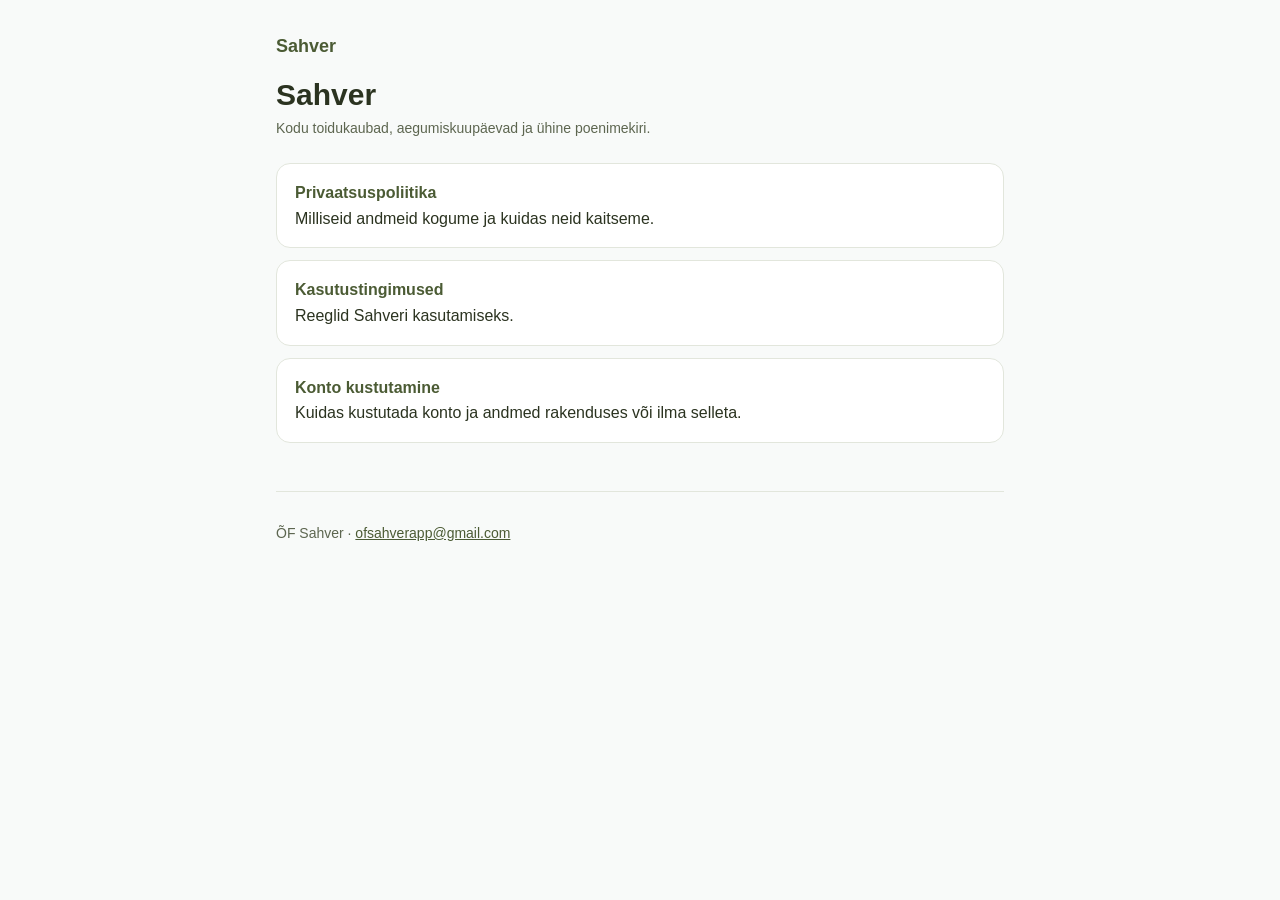
<file: index.html>
<!doctype html>
<html lang="et">
<head>
<meta charset="utf-8">
<meta name="viewport" content="width=device-width, initial-scale=1">
<title>Sahver</title>
<meta name="description" content="Sahver – kodu toidukaupade, aegumiskuupäevade ja poenimekirja rakendus.">
<link rel="stylesheet" href="style.css">
</head>
<body>
<main>
<header>
  <span class="brand">Sahver</span>
  <h1>Sahver</h1>
  <p class="meta">Kodu toidukaubad, aegumiskuupäevad ja ühine poenimekiri.</p>
</header>
<div class="cards">
  <a href="privaatsus/"><strong>Privaatsuspoliitika</strong><br>Milliseid andmeid kogume ja kuidas neid kaitseme.</a>
  <a href="tingimused/"><strong>Kasutustingimused</strong><br>Reeglid Sahveri kasutamiseks.</a>
  <a href="privaatsus/#kustutamine"><strong>Konto kustutamine</strong><br>Kuidas kustutada konto ja andmed rakenduses või ilma selleta.</a>
</div>
<footer>
  <p>ÕF Sahver · <a href="mailto:ofsahverapp@gmail.com">ofsahverapp@gmail.com</a></p>
</footer>
</main>
</body>
</html>
</file>
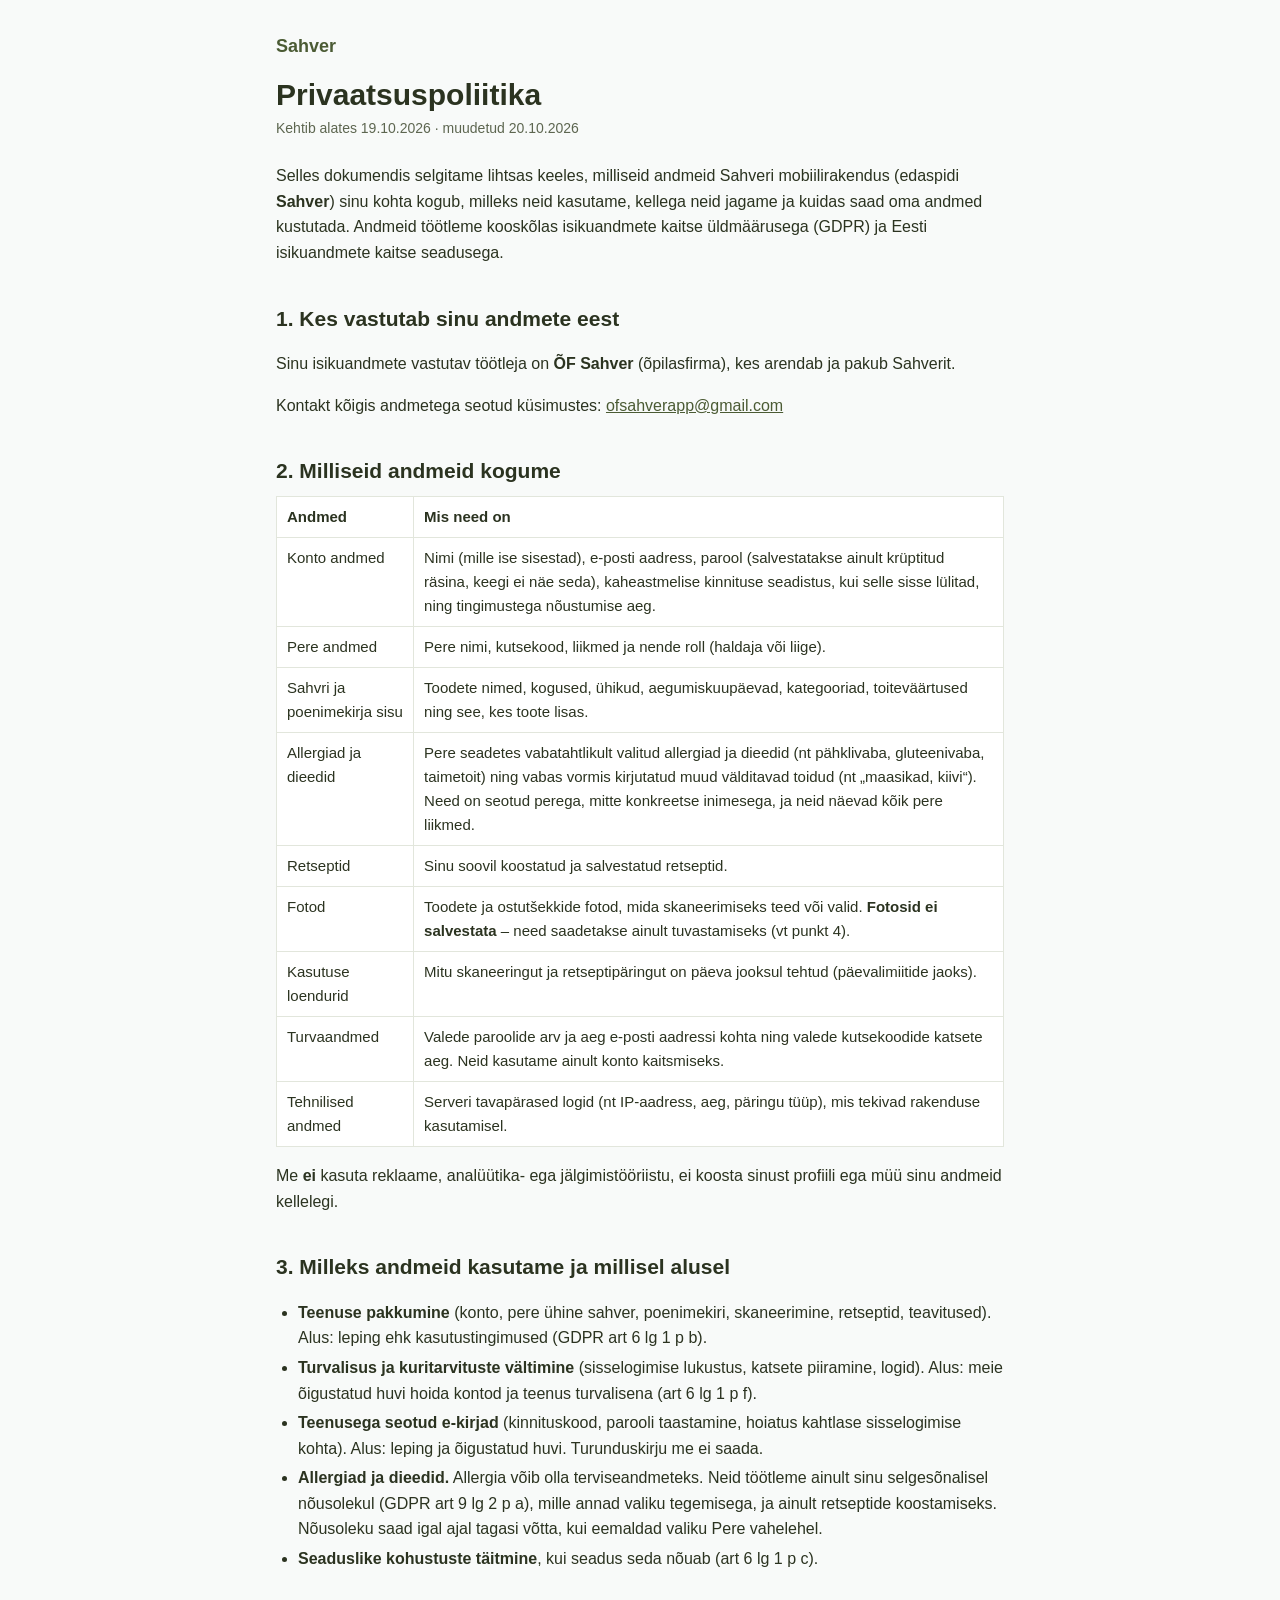
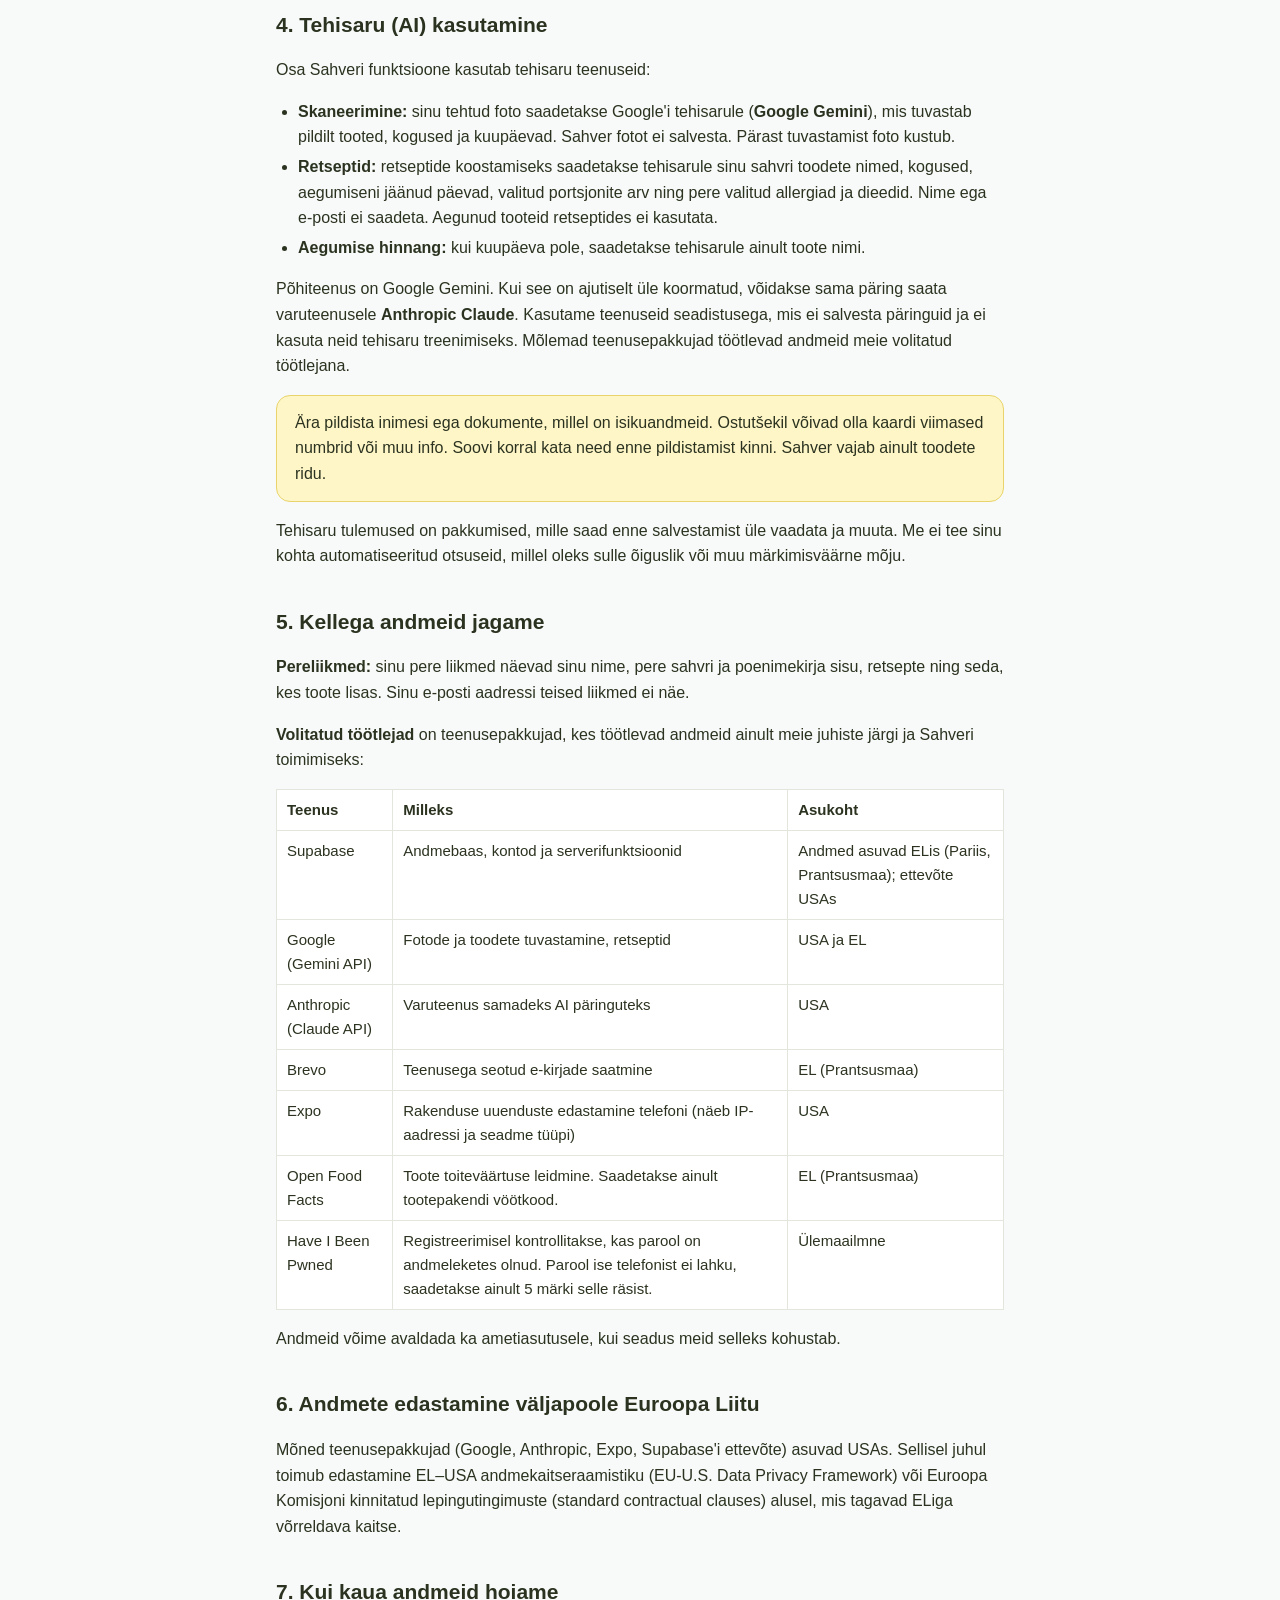
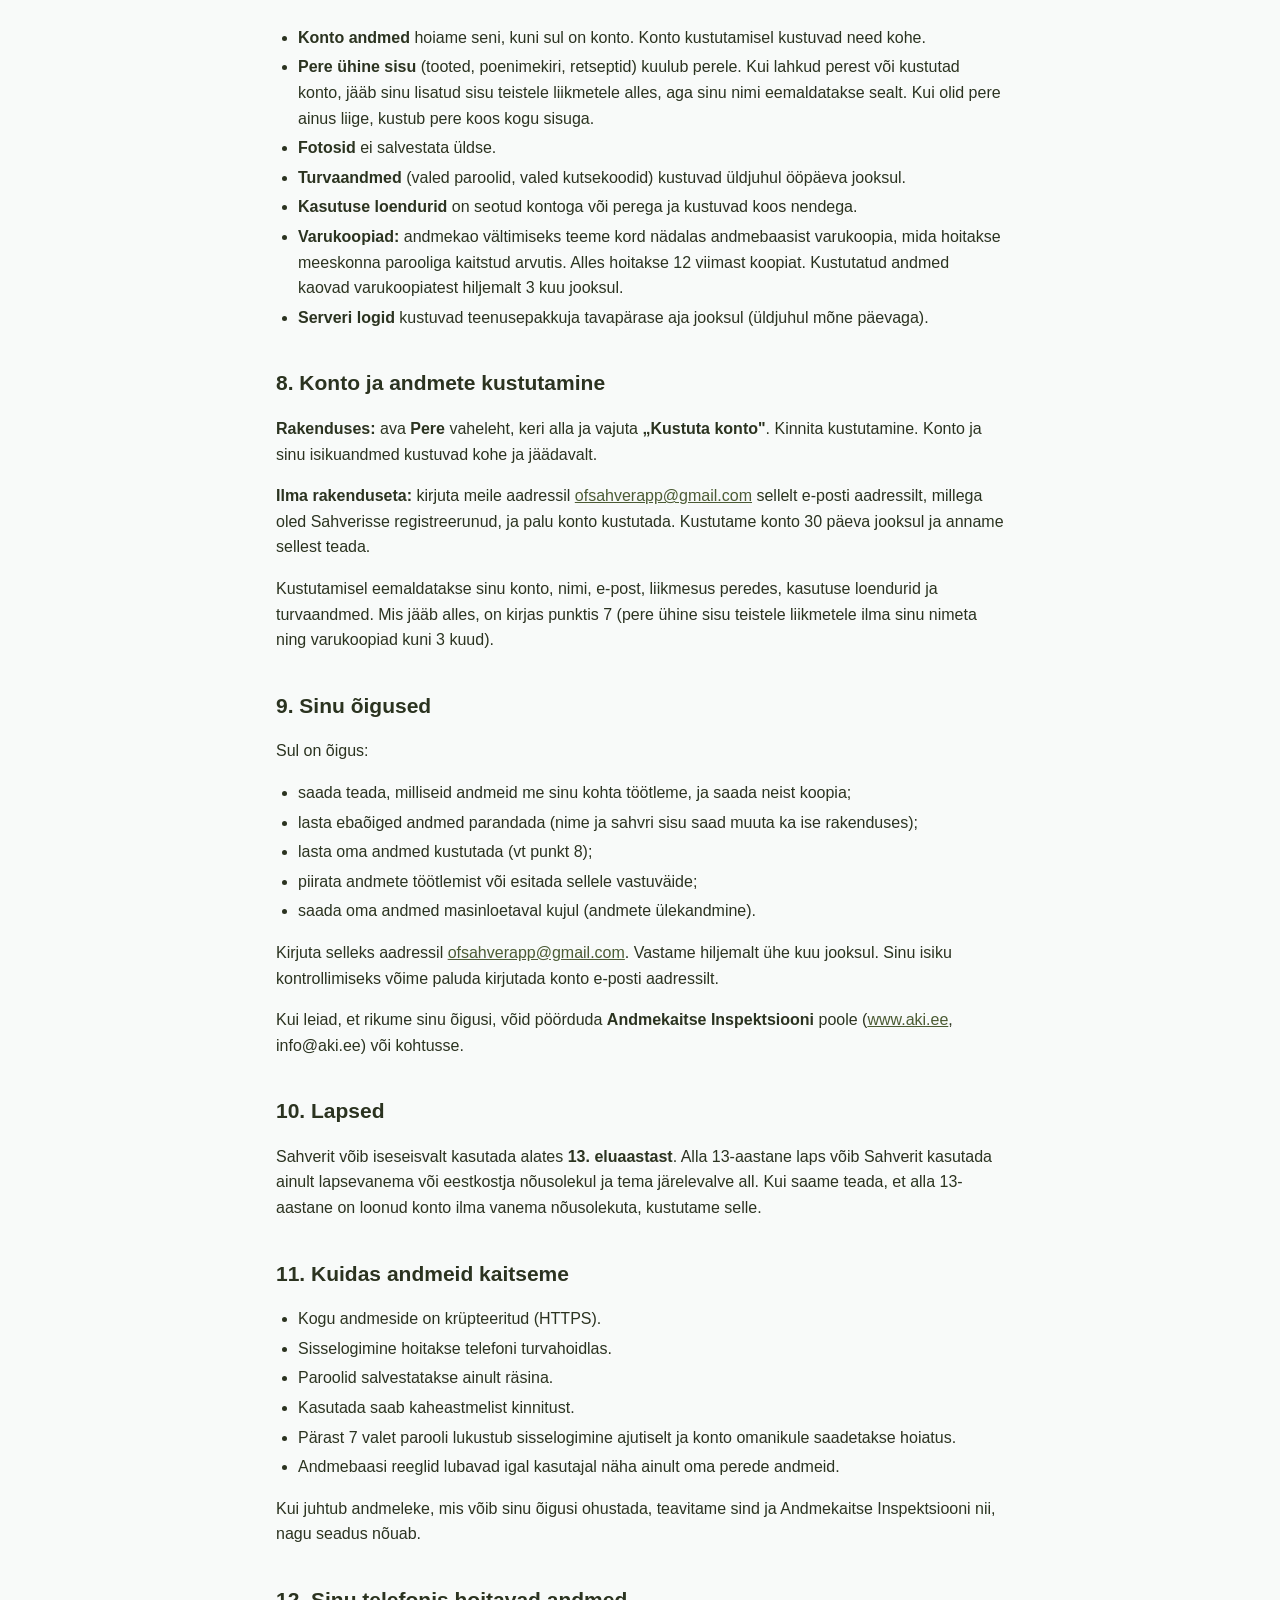
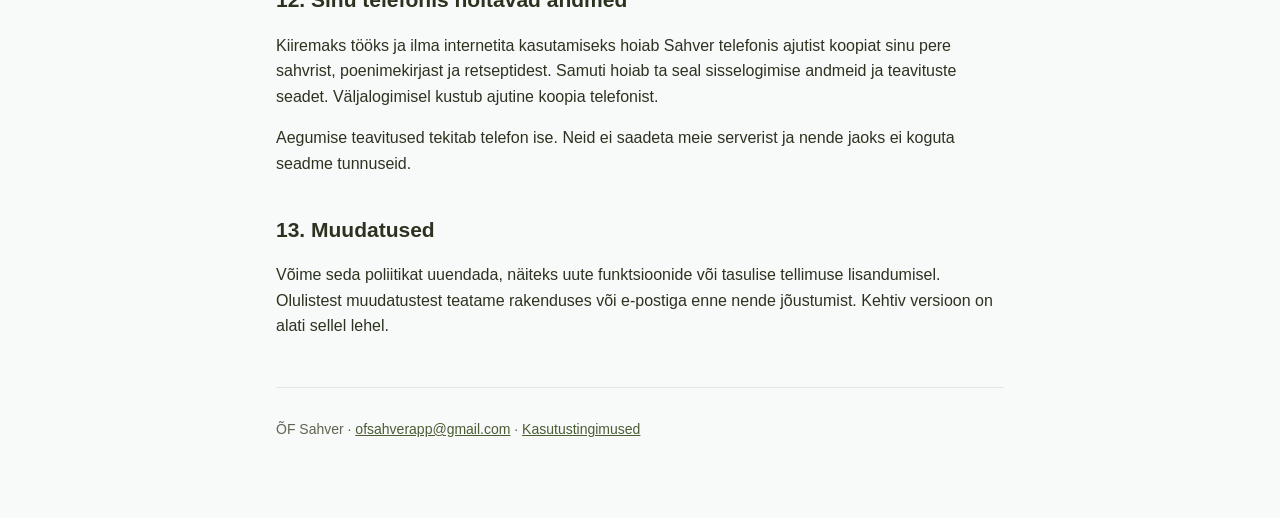
<file: privaatsus/index.html>
<!doctype html>
<html lang="et">
<head>
<meta charset="utf-8">
<meta name="viewport" content="width=device-width, initial-scale=1">
<title>Sahveri privaatsuspoliitika</title>
<meta name="description" content="Kuidas Sahver sinu isikuandmeid kogub, kasutab ja kaitseb ning kuidas saad oma andmed kustutada.">
<link rel="stylesheet" href="../style.css">
</head>
<body>
<main>
<header>
  <a class="brand" href="../">Sahver</a>
  <h1>Privaatsuspoliitika</h1>
  <p class="meta">Kehtib alates 19.10.2026 · muudetud 20.10.2026</p>
</header>

<p>Selles dokumendis selgitame lihtsas keeles, milliseid andmeid Sahveri mobiilirakendus (edaspidi <b>Sahver</b>) sinu kohta kogub, milleks neid kasutame, kellega neid jagame ja kuidas saad oma andmed kustutada. Andmeid töötleme kooskõlas isikuandmete kaitse üldmäärusega (GDPR) ja Eesti isikuandmete kaitse seadusega.</p>

<h2 id="vastutaja">1. Kes vastutab sinu andmete eest</h2>
<p>Sinu isikuandmete vastutav töötleja on <b>ÕF Sahver</b> (õpilasfirma), kes arendab ja pakub Sahverit.</p>
<p>Kontakt kõigis andmetega seotud küsimustes: <a href="mailto:ofsahverapp@gmail.com">ofsahverapp@gmail.com</a></p>

<h2 id="andmed">2. Milliseid andmeid kogume</h2>
<div class="table-wrap">
<table>
<tr><th>Andmed</th><th>Mis need on</th></tr>
<tr><td>Konto andmed</td><td>Nimi (mille ise sisestad), e-posti aadress, parool (salvestatakse ainult krüptitud räsina, keegi ei näe seda), kaheastmelise kinnituse seadistus, kui selle sisse lülitad, ning tingimustega nõustumise aeg.</td></tr>
<tr><td>Pere andmed</td><td>Pere nimi, kutsekood, liikmed ja nende roll (haldaja või liige).</td></tr>
<tr><td>Sahvri ja poenimekirja sisu</td><td>Toodete nimed, kogused, ühikud, aegumiskuupäevad, kategooriad, toiteväärtused ning see, kes toote lisas.</td></tr>
<tr><td>Allergiad ja dieedid</td><td>Pere seadetes vabatahtlikult valitud allergiad ja dieedid (nt pähklivaba, gluteenivaba, taimetoit) ning vabas vormis kirjutatud muud välditavad toidud (nt „maasikad, kiivi“). Need on seotud perega, mitte konkreetse inimesega, ja neid näevad kõik pere liikmed.</td></tr>
<tr><td>Retseptid</td><td>Sinu soovil koostatud ja salvestatud retseptid.</td></tr>
<tr><td>Fotod</td><td>Toodete ja ostutšekkide fotod, mida skaneerimiseks teed või valid. <b>Fotosid ei salvestata</b> – need saadetakse ainult tuvastamiseks (vt punkt 4).</td></tr>
<tr><td>Kasutuse loendurid</td><td>Mitu skaneeringut ja retseptipäringut on päeva jooksul tehtud (päevalimiitide jaoks).</td></tr>
<tr><td>Turvaandmed</td><td>Valede paroolide arv ja aeg e-posti aadressi kohta ning valede kutsekoodide katsete aeg. Neid kasutame ainult konto kaitsmiseks.</td></tr>
<tr><td>Tehnilised andmed</td><td>Serveri tavapärased logid (nt IP-aadress, aeg, päringu tüüp), mis tekivad rakenduse kasutamisel.</td></tr>
</table>
</div>
<p>Me <b>ei</b> kasuta reklaame, analüütika- ega jälgimistööriistu, ei koosta sinust profiili ega müü sinu andmeid kellelegi.</p>

<h2 id="eesmargid">3. Milleks andmeid kasutame ja millisel alusel</h2>
<ul>
  <li><b>Teenuse pakkumine</b> (konto, pere ühine sahver, poenimekiri, skaneerimine, retseptid, teavitused). Alus: leping ehk kasutustingimused (GDPR art 6 lg 1 p b).</li>
  <li><b>Turvalisus ja kuritarvituste vältimine</b> (sisselogimise lukustus, katsete piiramine, logid). Alus: meie õigustatud huvi hoida kontod ja teenus turvalisena (art 6 lg 1 p f).</li>
  <li><b>Teenusega seotud e-kirjad</b> (kinnituskood, parooli taastamine, hoiatus kahtlase sisselogimise kohta). Alus: leping ja õigustatud huvi. Turunduskirju me ei saada.</li>
  <li><b>Allergiad ja dieedid.</b> Allergia võib olla terviseandmeteks. Neid töötleme ainult sinu selgesõnalisel nõusolekul (GDPR art 9 lg 2 p a), mille annad valiku tegemisega, ja ainult retseptide koostamiseks. Nõusoleku saad igal ajal tagasi võtta, kui eemaldad valiku Pere vahelehel.</li>
  <li><b>Seaduslike kohustuste täitmine</b>, kui seadus seda nõuab (art 6 lg 1 p c).</li>
</ul>

<h2 id="ai">4. Tehisaru (AI) kasutamine</h2>
<p>Osa Sahveri funktsioone kasutab tehisaru teenuseid:</p>
<ul>
  <li><b>Skaneerimine:</b> sinu tehtud foto saadetakse Google'i tehisarule (<b>Google Gemini</b>), mis tuvastab pildilt tooted, kogused ja kuupäevad. Sahver fotot ei salvesta. Pärast tuvastamist foto kustub.</li>
  <li><b>Retseptid:</b> retseptide koostamiseks saadetakse tehisarule sinu sahvri toodete nimed, kogused, aegumiseni jäänud päevad, valitud portsjonite arv ning pere valitud allergiad ja dieedid. Nime ega e-posti ei saadeta. Aegunud tooteid retseptides ei kasutata.</li>
  <li><b>Aegumise hinnang:</b> kui kuupäeva pole, saadetakse tehisarule ainult toote nimi.</li>
</ul>
<p>Põhiteenus on Google Gemini. Kui see on ajutiselt üle koormatud, võidakse sama päring saata varuteenusele <b>Anthropic Claude</b>. Kasutame teenuseid seadistusega, mis ei salvesta päringuid ja ei kasuta neid tehisaru treenimiseks. Mõlemad teenusepakkujad töötlevad andmeid meie volitatud töötlejana.</p>
<div class="note">Ära pildista inimesi ega dokumente, millel on isikuandmeid. Ostutšekil võivad olla kaardi viimased numbrid või muu info. Soovi korral kata need enne pildistamist kinni. Sahver vajab ainult toodete ridu.</div>
<p>Tehisaru tulemused on pakkumised, mille saad enne salvestamist üle vaadata ja muuta. Me ei tee sinu kohta automatiseeritud otsuseid, millel oleks sulle õiguslik või muu märkimisväärne mõju.</p>

<h2 id="jagamine">5. Kellega andmeid jagame</h2>
<p><b>Pereliikmed:</b> sinu pere liikmed näevad sinu nime, pere sahvri ja poenimekirja sisu, retsepte ning seda, kes toote lisas. Sinu e-posti aadressi teised liikmed ei näe.</p>
<p><b>Volitatud töötlejad</b> on teenusepakkujad, kes töötlevad andmeid ainult meie juhiste järgi ja Sahveri toimimiseks:</p>
<div class="table-wrap">
<table>
<tr><th>Teenus</th><th>Milleks</th><th>Asukoht</th></tr>
<tr><td>Supabase</td><td>Andmebaas, kontod ja serverifunktsioonid</td><td>Andmed asuvad ELis (Pariis, Prantsusmaa); ettevõte USAs</td></tr>
<tr><td>Google (Gemini API)</td><td>Fotode ja toodete tuvastamine, retseptid</td><td>USA ja EL</td></tr>
<tr><td>Anthropic (Claude API)</td><td>Varuteenus samadeks AI päringuteks</td><td>USA</td></tr>
<tr><td>Brevo</td><td>Teenusega seotud e-kirjade saatmine</td><td>EL (Prantsusmaa)</td></tr>
<tr><td>Expo</td><td>Rakenduse uuenduste edastamine telefoni (näeb IP-aadressi ja seadme tüüpi)</td><td>USA</td></tr>
<tr><td>Open Food Facts</td><td>Toote toiteväärtuse leidmine. Saadetakse ainult tootepakendi vöötkood.</td><td>EL (Prantsusmaa)</td></tr>
<tr><td>Have I Been Pwned</td><td>Registreerimisel kontrollitakse, kas parool on andmeleketes olnud. Parool ise telefonist ei lahku, saadetakse ainult 5 märki selle räsist.</td><td>Ülemaailmne</td></tr>
</table>
</div>
<p>Andmeid võime avaldada ka ametiasutusele, kui seadus meid selleks kohustab.</p>

<h2 id="valjaspool-el">6. Andmete edastamine väljapoole Euroopa Liitu</h2>
<p>Mõned teenusepakkujad (Google, Anthropic, Expo, Supabase'i ettevõte) asuvad USAs. Sellisel juhul toimub edastamine EL–USA andmekaitseraamistiku (EU-U.S. Data Privacy Framework) või Euroopa Komisjoni kinnitatud lepingutingimuste (standard contractual clauses) alusel, mis tagavad ELiga võrreldava kaitse.</p>

<h2 id="sailitamine">7. Kui kaua andmeid hoiame</h2>
<ul>
  <li><b>Konto andmed</b> hoiame seni, kuni sul on konto. Konto kustutamisel kustuvad need kohe.</li>
  <li><b>Pere ühine sisu</b> (tooted, poenimekiri, retseptid) kuulub perele. Kui lahkud perest või kustutad konto, jääb sinu lisatud sisu teistele liikmetele alles, aga sinu nimi eemaldatakse sealt. Kui olid pere ainus liige, kustub pere koos kogu sisuga.</li>
  <li><b>Fotosid</b> ei salvestata üldse.</li>
  <li><b>Turvaandmed</b> (valed paroolid, valed kutsekoodid) kustuvad üldjuhul ööpäeva jooksul.</li>
  <li><b>Kasutuse loendurid</b> on seotud kontoga või perega ja kustuvad koos nendega.</li>
  <li><b>Varukoopiad:</b> andmekao vältimiseks teeme kord nädalas andmebaasist varukoopia, mida hoitakse meeskonna parooliga kaitstud arvutis. Alles hoitakse 12 viimast koopiat. Kustutatud andmed kaovad varukoopiatest hiljemalt 3 kuu jooksul.</li>
  <li><b>Serveri logid</b> kustuvad teenusepakkuja tavapärase aja jooksul (üldjuhul mõne päevaga).</li>
</ul>

<h2 id="kustutamine">8. Konto ja andmete kustutamine</h2>
<p><b>Rakenduses:</b> ava <b>Pere</b> vaheleht, keri alla ja vajuta <b>„Kustuta konto"</b>. Kinnita kustutamine. Konto ja sinu isikuandmed kustuvad kohe ja jäädavalt.</p>
<p><b>Ilma rakenduseta:</b> kirjuta meile aadressil <a href="mailto:ofsahverapp@gmail.com?subject=Konto%20kustutamine">ofsahverapp@gmail.com</a> sellelt e-posti aadressilt, millega oled Sahverisse registreerunud, ja palu konto kustutada. Kustutame konto 30 päeva jooksul ja anname sellest teada.</p>
<p>Kustutamisel eemaldatakse sinu konto, nimi, e-post, liikmesus peredes, kasutuse loendurid ja turvaandmed. Mis jääb alles, on kirjas punktis 7 (pere ühine sisu teistele liikmetele ilma sinu nimeta ning varukoopiad kuni 3 kuud).</p>

<h2 id="oigused">9. Sinu õigused</h2>
<p>Sul on õigus:</p>
<ul>
  <li>saada teada, milliseid andmeid me sinu kohta töötleme, ja saada neist koopia;</li>
  <li>lasta ebaõiged andmed parandada (nime ja sahvri sisu saad muuta ka ise rakenduses);</li>
  <li>lasta oma andmed kustutada (vt punkt 8);</li>
  <li>piirata andmete töötlemist või esitada sellele vastuväide;</li>
  <li>saada oma andmed masinloetaval kujul (andmete ülekandmine).</li>
</ul>
<p>Kirjuta selleks aadressil <a href="mailto:ofsahverapp@gmail.com">ofsahverapp@gmail.com</a>. Vastame hiljemalt ühe kuu jooksul. Sinu isiku kontrollimiseks võime paluda kirjutada konto e-posti aadressilt.</p>
<p>Kui leiad, et rikume sinu õigusi, võid pöörduda <b>Andmekaitse Inspektsiooni</b> poole (<a href="https://www.aki.ee">www.aki.ee</a>, info@aki.ee) või kohtusse.</p>

<h2 id="lapsed">10. Lapsed</h2>
<p>Sahverit võib iseseisvalt kasutada alates <b>13. eluaastast</b>. Alla 13-aastane laps võib Sahverit kasutada ainult lapsevanema või eestkostja nõusolekul ja tema järelevalve all. Kui saame teada, et alla 13-aastane on loonud konto ilma vanema nõusolekuta, kustutame selle.</p>

<h2 id="turvalisus">11. Kuidas andmeid kaitseme</h2>
<ul>
  <li>Kogu andmeside on krüpteeritud (HTTPS).</li>
  <li>Sisselogimine hoitakse telefoni turvahoidlas.</li>
  <li>Paroolid salvestatakse ainult räsina.</li>
  <li>Kasutada saab kaheastmelist kinnitust.</li>
  <li>Pärast 7 valet parooli lukustub sisselogimine ajutiselt ja konto omanikule saadetakse hoiatus.</li>
  <li>Andmebaasi reeglid lubavad igal kasutajal näha ainult oma perede andmeid.</li>
</ul>
<p>Kui juhtub andmeleke, mis võib sinu õigusi ohustada, teavitame sind ja Andmekaitse Inspektsiooni nii, nagu seadus nõuab.</p>

<h2 id="seade">12. Sinu telefonis hoitavad andmed</h2>
<p>Kiiremaks tööks ja ilma internetita kasutamiseks hoiab Sahver telefonis ajutist koopiat sinu pere sahvrist, poenimekirjast ja retseptidest. Samuti hoiab ta seal sisselogimise andmeid ja teavituste seadet. Väljalogimisel kustub ajutine koopia telefonist.</p>
<p>Aegumise teavitused tekitab telefon ise. Neid ei saadeta meie serverist ja nende jaoks ei koguta seadme tunnuseid.</p>

<h2 id="muudatused">13. Muudatused</h2>
<p>Võime seda poliitikat uuendada, näiteks uute funktsioonide või tasulise tellimuse lisandumisel. Olulistest muudatustest teatame rakenduses või e-postiga enne nende jõustumist. Kehtiv versioon on alati sellel lehel.</p>

<footer>
  <p>ÕF Sahver · <a href="mailto:ofsahverapp@gmail.com">ofsahverapp@gmail.com</a> · <a href="../tingimused/">Kasutustingimused</a></p>
</footer>
</main>
</body>
</html>
</file>
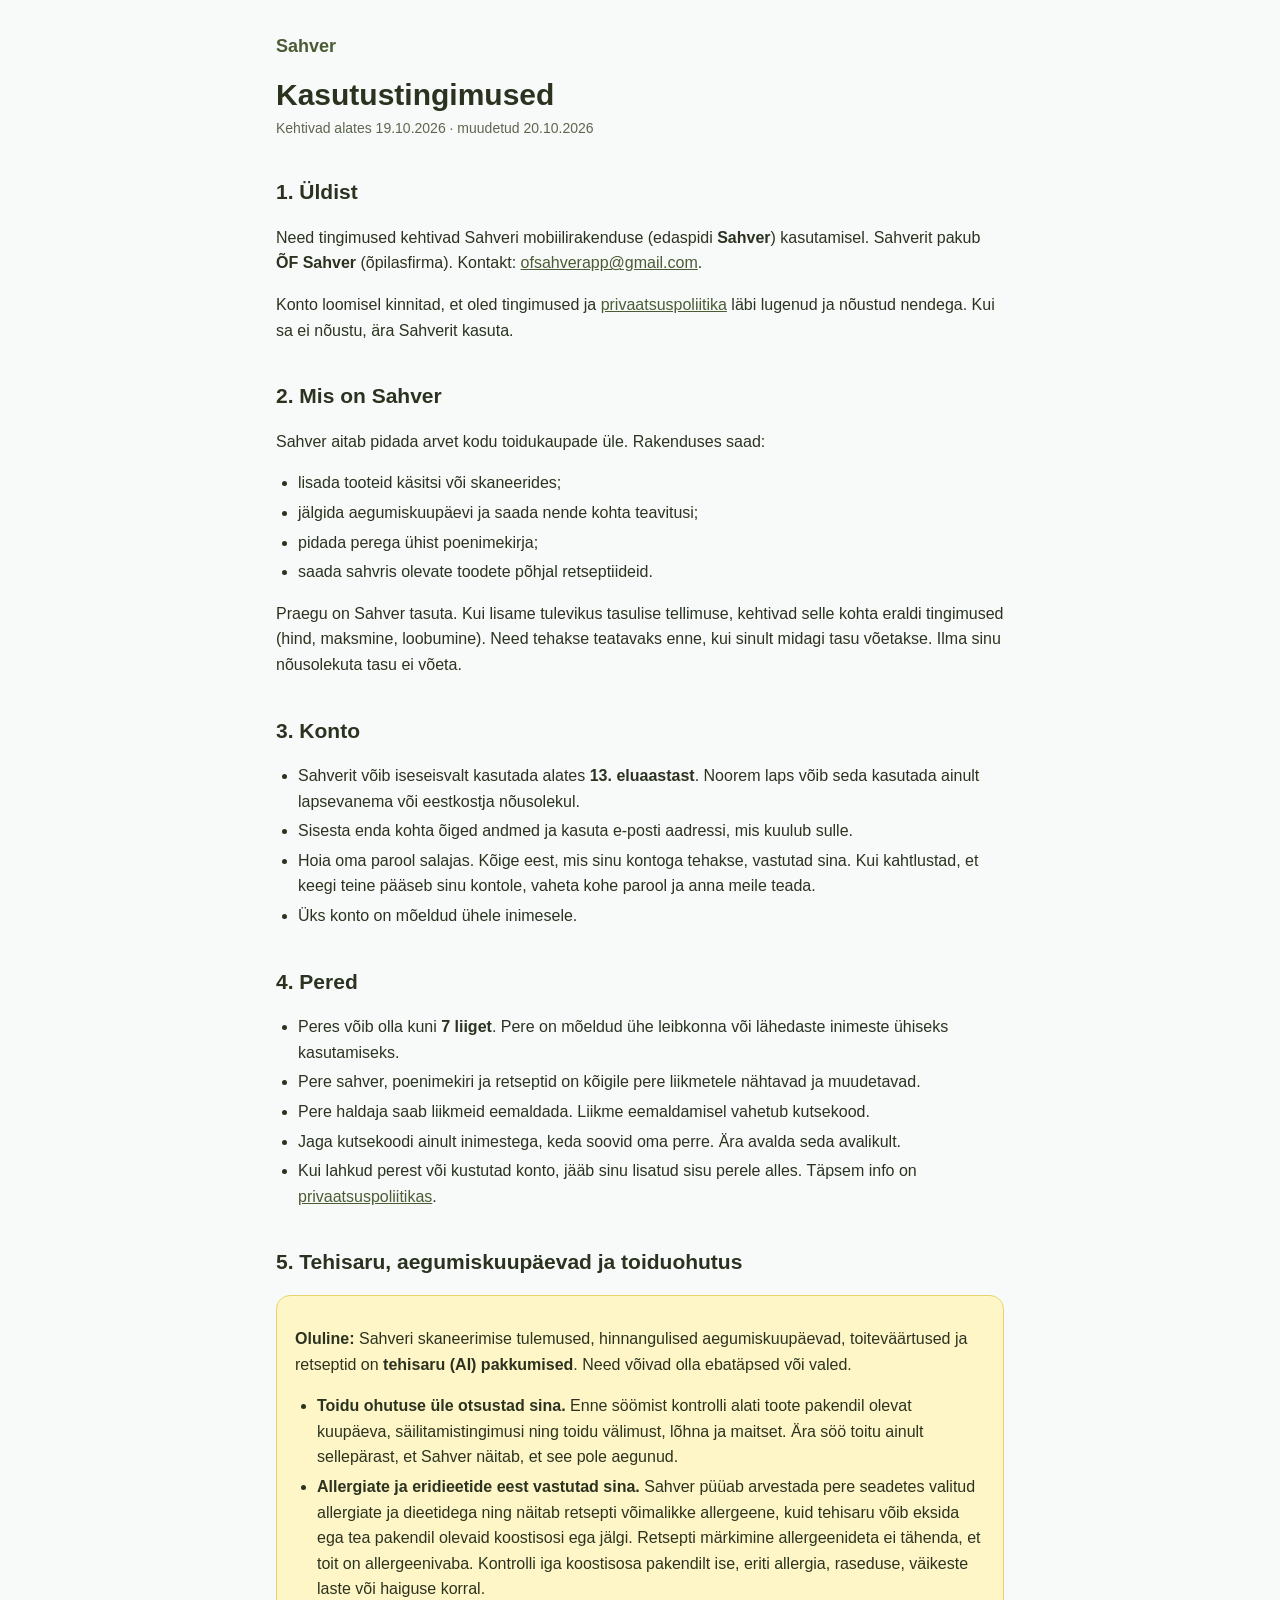
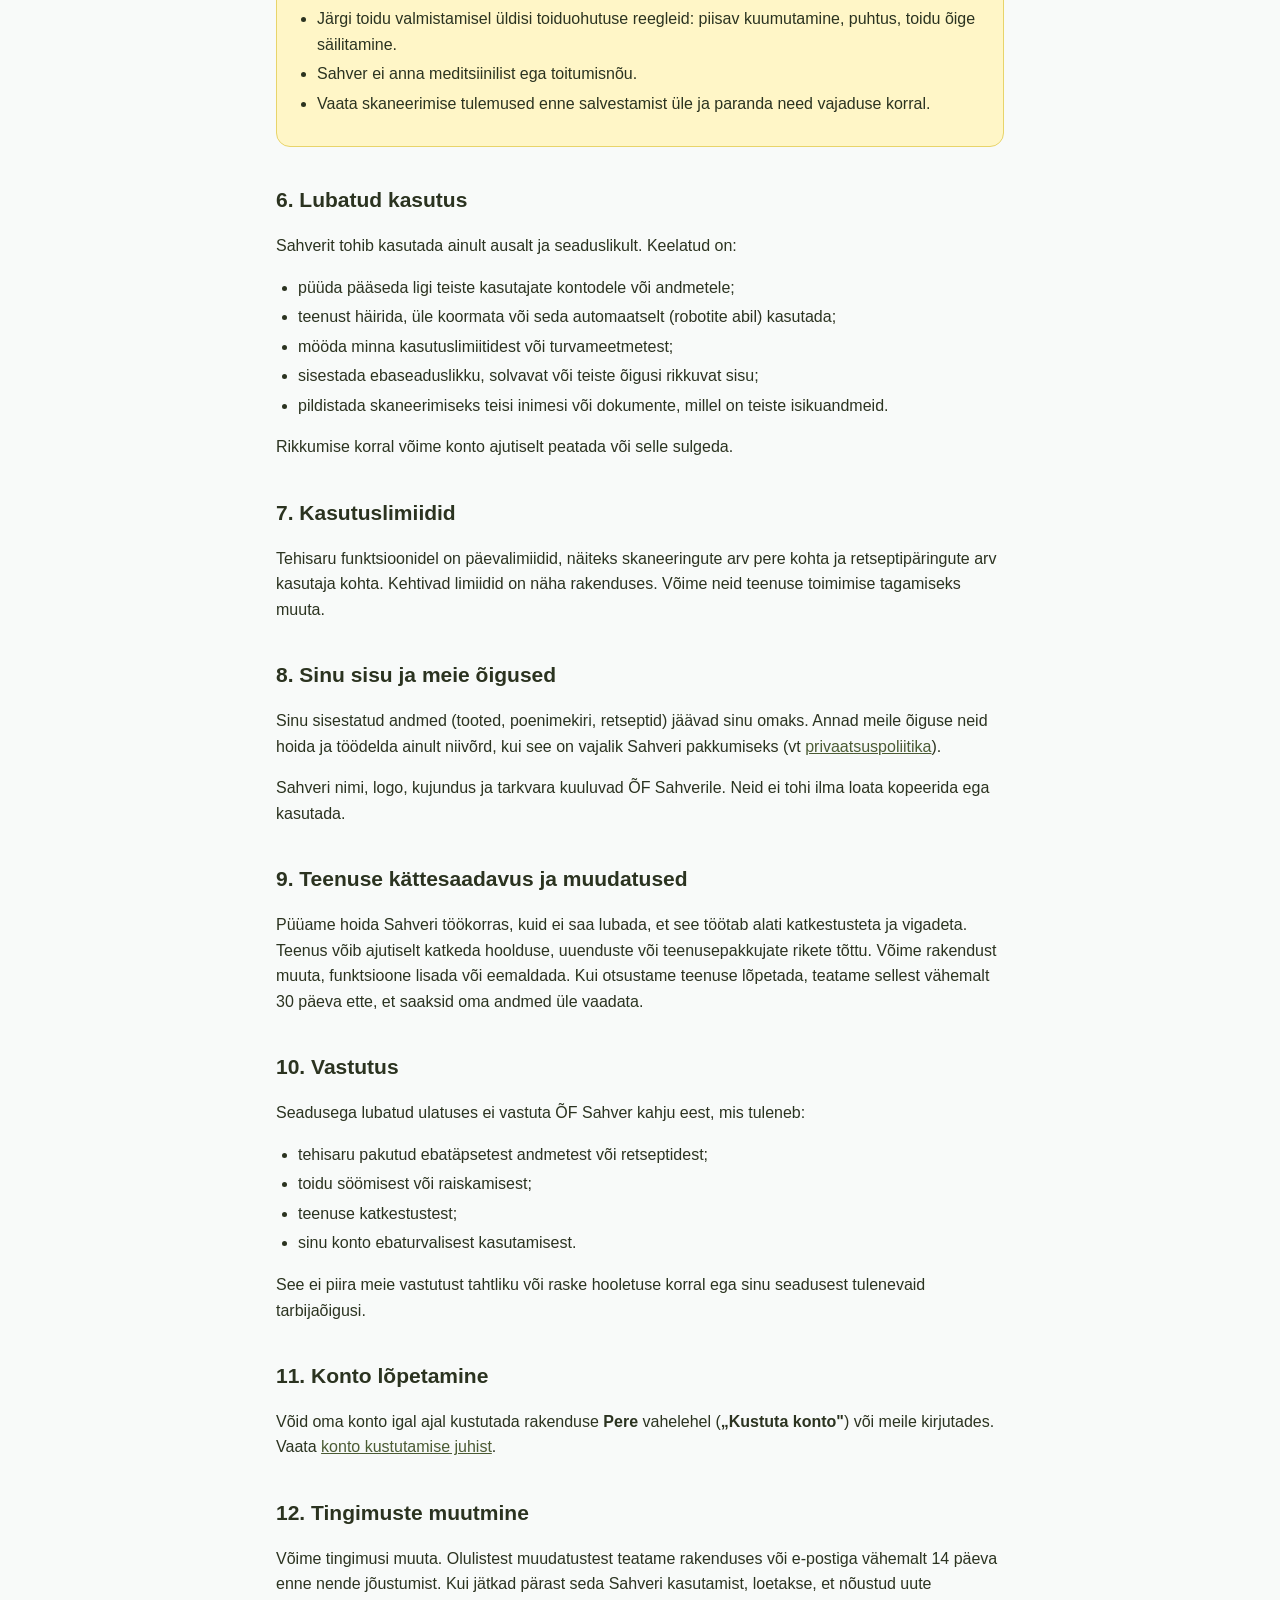
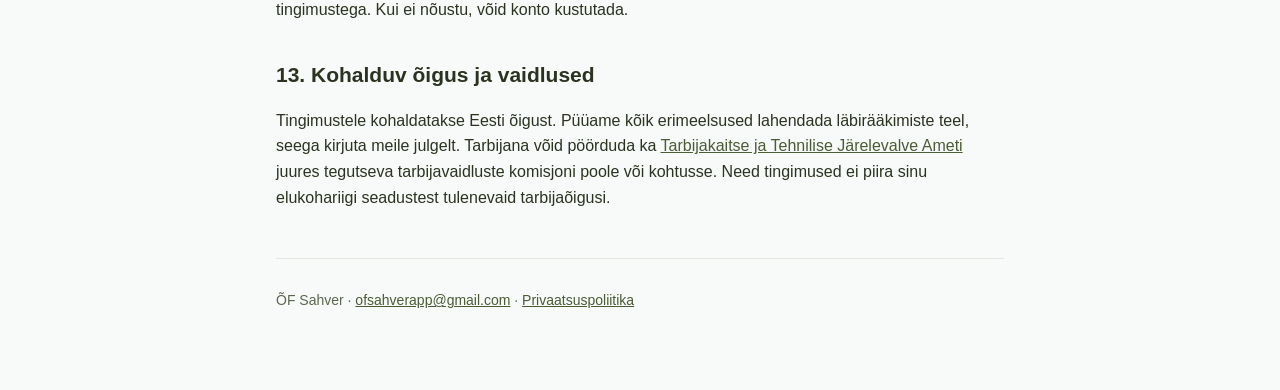
<file: tingimused/index.html>
<!doctype html>
<html lang="et">
<head>
<meta charset="utf-8">
<meta name="viewport" content="width=device-width, initial-scale=1">
<title>Sahveri kasutustingimused</title>
<meta name="description" content="Sahveri mobiilirakenduse kasutustingimused.">
<link rel="stylesheet" href="../style.css">
</head>
<body>
<main>
<header>
  <a class="brand" href="../">Sahver</a>
  <h1>Kasutustingimused</h1>
  <p class="meta">Kehtivad alates 19.10.2026 · muudetud 20.10.2026</p>
</header>

<h2 id="uldist">1. Üldist</h2>
<p>Need tingimused kehtivad Sahveri mobiilirakenduse (edaspidi <b>Sahver</b>) kasutamisel. Sahverit pakub <b>ÕF Sahver</b> (õpilasfirma). Kontakt: <a href="mailto:ofsahverapp@gmail.com">ofsahverapp@gmail.com</a>.</p>
<p>Konto loomisel kinnitad, et oled tingimused ja <a href="../privaatsus/">privaatsuspoliitika</a> läbi lugenud ja nõustud nendega. Kui sa ei nõustu, ära Sahverit kasuta.</p>

<h2 id="teenus">2. Mis on Sahver</h2>
<p>Sahver aitab pidada arvet kodu toidukaupade üle. Rakenduses saad:</p>
<ul>
  <li>lisada tooteid käsitsi või skaneerides;</li>
  <li>jälgida aegumiskuupäevi ja saada nende kohta teavitusi;</li>
  <li>pidada perega ühist poenimekirja;</li>
  <li>saada sahvris olevate toodete põhjal retseptiideid.</li>
</ul>
<p>Praegu on Sahver tasuta. Kui lisame tulevikus tasulise tellimuse, kehtivad selle kohta eraldi tingimused (hind, maksmine, loobumine). Need tehakse teatavaks enne, kui sinult midagi tasu võetakse. Ilma sinu nõusolekuta tasu ei võeta.</p>

<h2 id="konto">3. Konto</h2>
<ul>
  <li>Sahverit võib iseseisvalt kasutada alates <b>13. eluaastast</b>. Noorem laps võib seda kasutada ainult lapsevanema või eestkostja nõusolekul.</li>
  <li>Sisesta enda kohta õiged andmed ja kasuta e-posti aadressi, mis kuulub sulle.</li>
  <li>Hoia oma parool salajas. Kõige eest, mis sinu kontoga tehakse, vastutad sina. Kui kahtlustad, et keegi teine pääseb sinu kontole, vaheta kohe parool ja anna meile teada.</li>
  <li>Üks konto on mõeldud ühele inimesele.</li>
</ul>

<h2 id="pered">4. Pered</h2>
<ul>
  <li>Peres võib olla kuni <b>7 liiget</b>. Pere on mõeldud ühe leibkonna või lähedaste inimeste ühiseks kasutamiseks.</li>
  <li>Pere sahver, poenimekiri ja retseptid on kõigile pere liikmetele nähtavad ja muudetavad.</li>
  <li>Pere haldaja saab liikmeid eemaldada. Liikme eemaldamisel vahetub kutsekood.</li>
  <li>Jaga kutsekoodi ainult inimestega, keda soovid oma perre. Ära avalda seda avalikult.</li>
  <li>Kui lahkud perest või kustutad konto, jääb sinu lisatud sisu perele alles. Täpsem info on <a href="../privaatsus/#sailitamine">privaatsuspoliitikas</a>.</li>
</ul>

<h2 id="ai">5. Tehisaru, aegumiskuupäevad ja toiduohutus</h2>
<div class="note">
<p><b>Oluline:</b> Sahveri skaneerimise tulemused, hinnangulised aegumiskuupäevad, toiteväärtused ja retseptid on <b>tehisaru (AI) pakkumised</b>. Need võivad olla ebatäpsed või valed.</p>
<ul>
  <li><b>Toidu ohutuse üle otsustad sina.</b> Enne söömist kontrolli alati toote pakendil olevat kuupäeva, säilitamistingimusi ning toidu välimust, lõhna ja maitset. Ära söö toitu ainult sellepärast, et Sahver näitab, et see pole aegunud.</li>
  <li><b>Allergiate ja eridieetide eest vastutad sina.</b> Sahver püüab arvestada pere seadetes valitud allergiate ja dieetidega ning näitab retsepti võimalikke allergeene, kuid tehisaru võib eksida ega tea pakendil olevaid koostisosi ega jälgi. Retsepti märkimine allergeenideta ei tähenda, et toit on allergeenivaba. Kontrolli iga koostisosa pakendilt ise, eriti allergia, raseduse, väikeste laste või haiguse korral.</li>
  <li>Järgi toidu valmistamisel üldisi toiduohutuse reegleid: piisav kuumutamine, puhtus, toidu õige säilitamine.</li>
  <li>Sahver ei anna meditsiinilist ega toitumisnõu.</li>
  <li>Vaata skaneerimise tulemused enne salvestamist üle ja paranda need vajaduse korral.</li>
</ul>
</div>

<h2 id="kasutus">6. Lubatud kasutus</h2>
<p>Sahverit tohib kasutada ainult ausalt ja seaduslikult. Keelatud on:</p>
<ul>
  <li>püüda pääseda ligi teiste kasutajate kontodele või andmetele;</li>
  <li>teenust häirida, üle koormata või seda automaatselt (robotite abil) kasutada;</li>
  <li>mööda minna kasutuslimiitidest või turvameetmetest;</li>
  <li>sisestada ebaseaduslikku, solvavat või teiste õigusi rikkuvat sisu;</li>
  <li>pildistada skaneerimiseks teisi inimesi või dokumente, millel on teiste isikuandmeid.</li>
</ul>
<p>Rikkumise korral võime konto ajutiselt peatada või selle sulgeda.</p>

<h2 id="limiidid">7. Kasutuslimiidid</h2>
<p>Tehisaru funktsioonidel on päevalimiidid, näiteks skaneeringute arv pere kohta ja retseptipäringute arv kasutaja kohta. Kehtivad limiidid on näha rakenduses. Võime neid teenuse toimimise tagamiseks muuta.</p>

<h2 id="sisu">8. Sinu sisu ja meie õigused</h2>
<p>Sinu sisestatud andmed (tooted, poenimekiri, retseptid) jäävad sinu omaks. Annad meile õiguse neid hoida ja töödelda ainult niivõrd, kui see on vajalik Sahveri pakkumiseks (vt <a href="../privaatsus/">privaatsuspoliitika</a>).</p>
<p>Sahveri nimi, logo, kujundus ja tarkvara kuuluvad ÕF Sahverile. Neid ei tohi ilma loata kopeerida ega kasutada.</p>

<h2 id="kattesaadavus">9. Teenuse kättesaadavus ja muudatused</h2>
<p>Püüame hoida Sahveri töökorras, kuid ei saa lubada, et see töötab alati katkestusteta ja vigadeta. Teenus võib ajutiselt katkeda hoolduse, uuenduste või teenusepakkujate rikete tõttu. Võime rakendust muuta, funktsioone lisada või eemaldada. Kui otsustame teenuse lõpetada, teatame sellest vähemalt 30 päeva ette, et saaksid oma andmed üle vaadata.</p>

<h2 id="vastutus">10. Vastutus</h2>
<p>Seadusega lubatud ulatuses ei vastuta ÕF Sahver kahju eest, mis tuleneb:</p>
<ul>
  <li>tehisaru pakutud ebatäpsetest andmetest või retseptidest;</li>
  <li>toidu söömisest või raiskamisest;</li>
  <li>teenuse katkestustest;</li>
  <li>sinu konto ebaturvalisest kasutamisest.</li>
</ul>
<p>See ei piira meie vastutust tahtliku või raske hooletuse korral ega sinu seadusest tulenevaid tarbijaõigusi.</p>

<h2 id="lopetamine">11. Konto lõpetamine</h2>
<p>Võid oma konto igal ajal kustutada rakenduse <b>Pere</b> vahelehel (<b>„Kustuta konto"</b>) või meile kirjutades. Vaata <a href="../privaatsus/#kustutamine">konto kustutamise juhist</a>.</p>

<h2 id="muutmine">12. Tingimuste muutmine</h2>
<p>Võime tingimusi muuta. Olulistest muudatustest teatame rakenduses või e-postiga vähemalt 14 päeva enne nende jõustumist. Kui jätkad pärast seda Sahveri kasutamist, loetakse, et nõustud uute tingimustega. Kui ei nõustu, võid konto kustutada.</p>

<h2 id="vaidlused">13. Kohalduv õigus ja vaidlused</h2>
<p>Tingimustele kohaldatakse Eesti õigust. Püüame kõik erimeelsused lahendada läbirääkimiste teel, seega kirjuta meile julgelt. Tarbijana võid pöörduda ka <a href="https://ttja.ee">Tarbijakaitse ja Tehnilise Järelevalve Ameti</a> juures tegutseva tarbijavaidluste komisjoni poole või kohtusse. Need tingimused ei piira sinu elukohariigi seadustest tulenevaid tarbijaõigusi.</p>

<footer>
  <p>ÕF Sahver · <a href="mailto:ofsahverapp@gmail.com">ofsahverapp@gmail.com</a> · <a href="../privaatsus/">Privaatsuspoliitika</a></p>
</footer>
</main>
</body>
</html>
</file>
<file: style.css>
:root {
  --bg: #f8faf9;
  --surface: #ffffff;
  --ink: #2b3320;
  --ink2: #5d6650;
  --accent: #4b5b34;
  --line: #e2e6dc;
  --note: #fff6c7;
  --note-line: #e8d46a;
}
@media (prefers-color-scheme: dark) {
  :root {
    --bg: #171a14;
    --surface: #20241b;
    --ink: #eef0e8;
    --ink2: #b7bdab;
    --accent: #c9d98f;
    --line: #353b2c;
    --note: #3a3619;
    --note-line: #7d6f24;
  }
}
* { box-sizing: border-box; }
body {
  margin: 0;
  background: var(--bg);
  color: var(--ink);
  font: 16px/1.6 -apple-system, BlinkMacSystemFont, 'Segoe UI', Roboto, Arial, sans-serif;
}
main { max-width: 760px; margin: 0 auto; padding: 32px 16px 64px; }
header { margin-bottom: 24px; }
.brand { font-weight: 700; color: var(--accent); text-decoration: none; font-size: 18px; }
h1 { font-size: 30px; line-height: 1.2; margin: 16px 0 4px; }
h2 { font-size: 21px; margin: 36px 0 8px; }
h3 { font-size: 17px; margin: 20px 0 4px; }
.meta { color: var(--ink2); font-size: 14px; margin: 0; }
a { color: var(--accent); }
ul { padding-left: 22px; }
li { margin: 4px 0; }
.note {
  background: var(--note);
  border: 1px solid var(--note-line);
  border-radius: 14px;
  padding: 14px 18px;
  margin: 16px 0;
}
.table-wrap { overflow-x: auto; }
table { border-collapse: collapse; width: 100%; font-size: 15px; background: var(--surface); }
th, td { text-align: left; vertical-align: top; padding: 8px 10px; border: 1px solid var(--line); }
th { font-weight: 700; }
footer { margin-top: 48px; color: var(--ink2); font-size: 14px; border-top: 1px solid var(--line); padding-top: 16px; }
.cards a { display: block; background: var(--surface); border: 1px solid var(--line); border-radius: 14px; padding: 16px 18px; margin: 12px 0; text-decoration: none; color: var(--ink); }
.cards a strong { color: var(--accent); }
</file>
